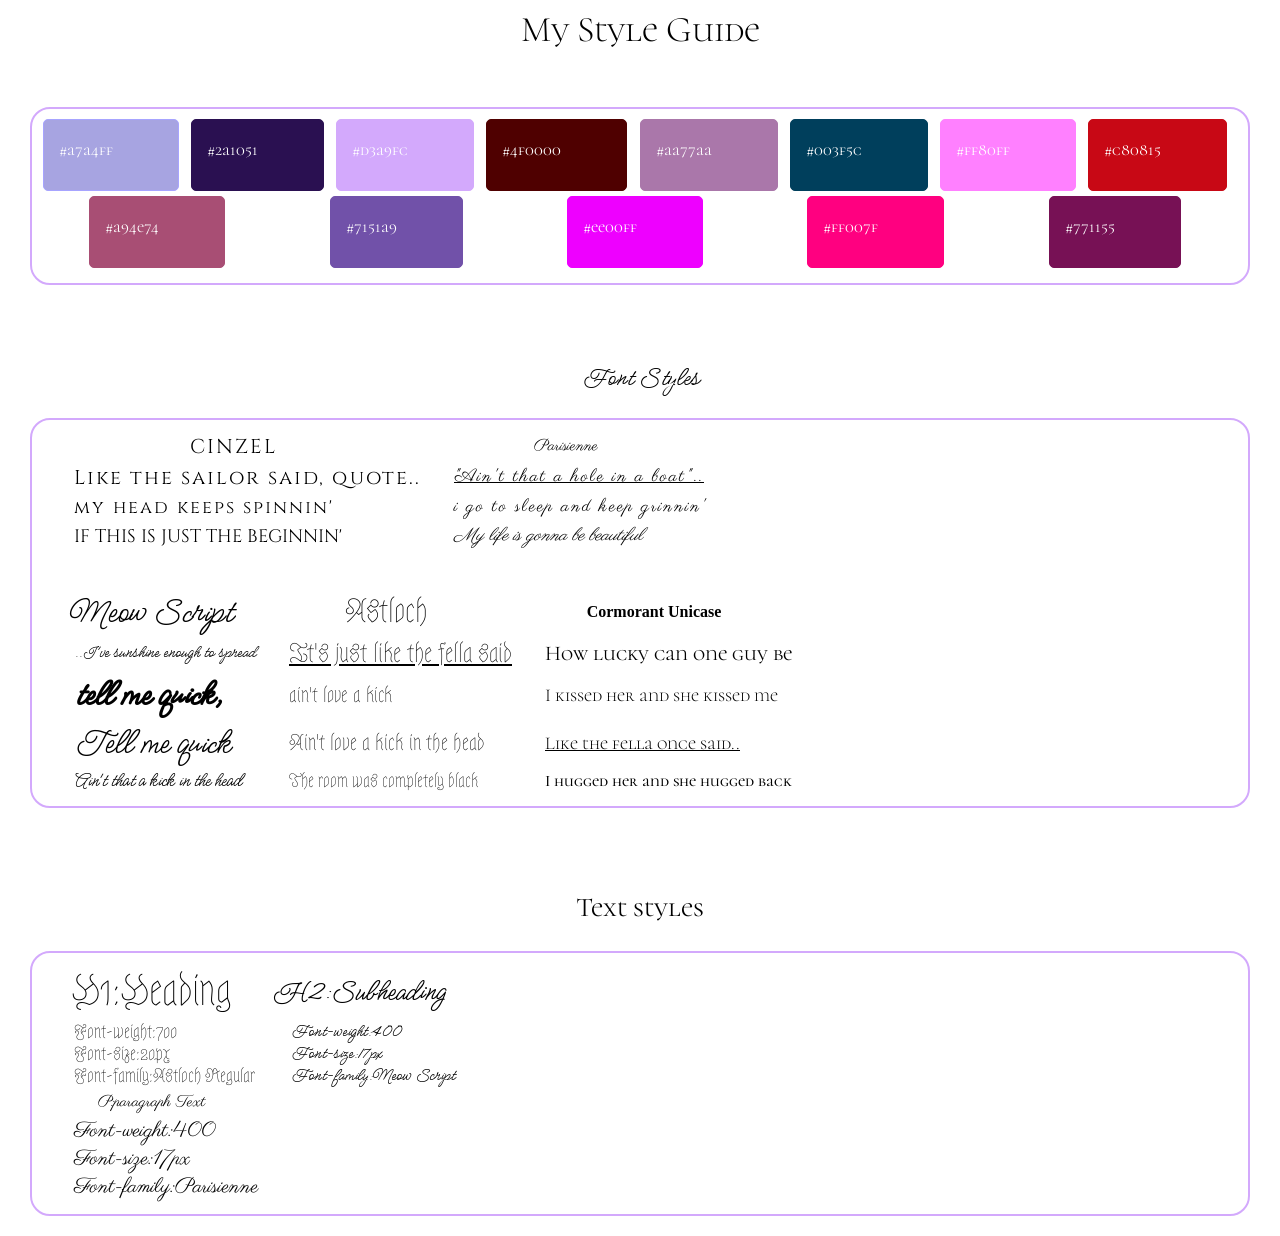
<file: index.html>
<!DOCTYPE html>
<html lang="en">
  <head>
    <meta charset="UTF-8">
    <meta name="viewport" content="width=device-width, initial-scale=1.0">
    <title>My Style Guide</title>
    <link href="./styles.css" type="text/css" rel="stylesheet">
    <link rel="preconnect" href="fonts.googleapis.com">
    <link rel="preconnect" href="https://fonts.gstatic.com" crossorigin >
    <link href="https://fonts.googleapis.com/css2?family=Astloch:wght@400;700&family= Cinzel:wght@400..900&family=Meow+Script&family=Parisienne&display=swap" rel="stylesheet">
    <link href="https://fonts.googleapis.com/css2?family=Cormorant+Unicase:wght@300;400;500;600;700&display=swap" rel="stylesheet">
    </head>
    <body>
      <header>My Style Guide</header>

      <br /><br />
      <section class="sections">
        <div class="colors">
                <div class="dice" id="color1">#a7a4ff</div>
                <div class="dice" id="color3">#2a1051</div>
                <div class="dice" id="color4">#d3a9fc</div>
                <div class="dice" id="color5">#4f0000</div>  
                <div class="dice" id="color2">#aa77aa</div>
                <div class="dice" id="color6">#003f5c</div>
                <div class="dice" id="color7">#ff80ff</div>
                <div class="dice" id="color8">#c80815</div>
                <div class="dice" id="color9">#a94e74</div>
                <div class="dice" id="color10">#7151a9</div>
                <div class="dice" id="color11">#ee00ff</div>
                <div class="dice" id="color12">#ff007f</div>
                <div class="dice" id="color13">#771155</div>
        </div>
    </section>
      <br /><br />
      <h2>Font Styles</h2>
    <section class="sections">
        <table>
          <colgroup>
          <col span="1" />
          <col span="1" />
          </colgroup>
          <thead>
            <tr>
              <th scope="col" class="cinz">CINZEL</th>
              <th scope="col" class="para">Parisienne</th>
            </tr>
           </thead>
           <tbody>
            <tr>
              <td scope="col" class="cinz">Like the sailor said, quote..</td>
              <td class="c"> "Ain't that a hole in a boat".. </td>
            </tr>
            <tr>
              <td class="b">My head keeps spinnin' </td>
              <td class="d"> I go to sleep and keep grinnin' </td>
             </tr>
             <tr> 
              <td class="g">If this is just the beginnin' </td>
              <td class="h">My life is gonna be beautiful</td>
              </tr>
             </tbody>
            </table>
            <br /><br />
  <table>
    <colgroup>
    <col span="1" />
    <col span="1" class="font8" />
    </colgroup>
    <thead>
      <tr>
        <th scope="col" class="meow-script-regular">Meow Script</th>
        <th scope="col" class="astloch-regular">Astloch</th><th scope="col" class="Cormorant-unicase">Cormorant Unicase</th>
      </tr>
      </thead>
      <tbody>
        <tr>
          <td scope="col" class="f">..I've sunshine enough to spread</td>
          <td scope="col" class="i">It's just like the fella said</td>
          <td class="cormorant-unicase1">How lucky can one guy be</td>
        </tr>
        <tr>
          <td class="j">Tell me quick, </td> <td class="k">ain't love a kick </td><td class="cormorant-unicase-light">I kissed her and she kissed me</td>
        </tr>
        <tr>
          <td class="e">Tell me quick</td><td class="astloch">Ain't love a kick in the head</td>
          <td class="cormorant-unicase2">Like the fella once said..</td>
        </tr>
        <tr><td class="l">Ain't that a kick in the head</td><td class="m">The room was completely black</td><td class="cormorant-unicase-medium">I hugged her and she hugged back</td>
        </tr>
      </tbody>
    </table>
  </section>

      <br /><br />
      <h3>Text styles</h3>
<section>
  <section class="sections">
    <table>
      <colgroup>
      <col span="1" class="text1" />
      <col span="1" class="text2" />
      </colgroup>
      <thead>
        <tr>
          <th scope="col" class="h1header">H1:Heading</th>
          <th scope="col" class="subtext">H2:Subheading</th>
        </tr>
      </thead>
      <tbody>
        <tr>
            <td scope="col" class="ast">Font-weight:700<br />Font-size:20px<br />Font-family:Astloch Regular</td>
          <td class="meow">Font-weight:400<br />Font-size:17px<br />Font-family:Meow Script</td>
        </tr>
        <tr>
          <th scope="row" class="para">P:paragraph Text</th>
        </tr>
        <tr>
          <td scope="col" class="parisienne-regular">Font-weight:400<br />Font-size:17px<br />Font-family:Parisienne</td>
        </tr>
        </tbody>
      </table>
      </section>
    </body>
</html>
</file>
<file: styles.css>
/*sections */

.sections {
  margin-top:20px;
  margin-bottom:20px;
  margin-left:20px;
  margin-right: 20px;
  border:2px solid #d3a9fc;
  padding-left:10px;
  padding-right:10px;
  padding-top:10px;
  padding-bottom: 10px;
  border-radius: 20px;
}

body {
  margin-left: 10px;
  margin-right: 10px;
}

/*headers and titles*/

.cinz {
  font-family: "Cinzel", serif;
  font-size: 20px;
  font-weight: 400;
  font-style: normal;
  letter-spacing: 2px;
}

header {
  font-family: "Cormorant Unicase", cursive;
  font-size: 36px;
  font-weight: 300;
  font-style: normal;
  text-align:center;
  left-spacing: 4px;
}

header:hover {
  padding: 4px 4px 4px 4px;
  background-color: #a7a4ff;
  border: 1px solid #a7a4ff;
  border-radius: 4px;
  color: white;
}  

.dice {
  padding-left: 15px;
  padding-top: 20px;
  padding-bottom: 30px;
  padding-right: 65px;
  margin-right: 10px;
  margin-bottom: 5px;
  border-radius: 5px;
}

h2 {
  font-family:"Meow Script", serif;
  font-size: 27px;
  font-weight:400;
  font-style: normal;
  text-align: center;
}

h2:hover {
  color: white;
  background-color: #ff8off;
  Padding: 3px 3px 3px 3px;
  border-radius: 4px;
}

h3 {
  font-family: "Cormorant Unicase", serif;
  font-size: 27px;
  font-weight: 400;
  font-style: normal;
  text-align: center;
}

/* colors styling */

div {
  font-family: "Cormorant Unicase";
  color: #ffffff;
  text-align: center;
}

.colors {
  display: inline-flex;
  flex-direction: row;
  flex-wrap: wrap;
  align-items: center;
  justify-content: space-around;
}

#color1 {
  display: block;
  border-left: 1px solid #a7a4ff;
  border-right: 1px solid #a7a4ff;
  border-top: 1px solid #a7a4ff;
  border-bottom: 1px solid #a7a4ff;
  background-color: rgb(167, 164, 225);
}

#color2 {
  display: block;
  border-left: 1px solid #aa77aa;
  border-right: 1px solid #aa77aa;
  border-top: 1px solid #aa77aa;
  border-bottom: 1px solid #aa77aa;
  background-color: rgba(170, 119, 170, 1.0);
}

#color3 {
  display: block;
  border-left: 1px solid #2a1051;
  border-right: 1px solid #2a1051;
  border-top: 1px solid #2a1051;
  border-bottom: 1px solid #2a1051;
  background-color: rgba(42, 16, 81, 1.0);
}

#color4 {
  display:block;
  border-left: 1px solid #d3a9fc;
  border-right: 1px solid #d3a9fc;
  border-top: 1px solid #d3a9fc;
  border-bottom: 1px solid #d3a9fc;
  background-color: rgba(211, 169, 252, 1.0);
}

#color5 {
  display: block;
  border-left: 1px solid #4f0000;
  border-right: 1px solid #4f0000;
  border-top: 1px solid #4f0000;
  border-bottom: 1px solid #4f0000;
  background-color: rgba(79, 0, 0, 1.0);
}

#color6 {
  display: block;
  border-left: 1px solid #003f5c;
  border-right: 1px solid #003f5c;
  border-top: 1px solid #003f5c;
  border-bottom: 1px solid #003f5c;
  background-color: rgba(0, 63, 92, 1.0);
}

#color7 {
  display: block;
  border-left: 1px solid #ff80ff;
  border-right: 1px solid #ff80ff;
  border-top: 1px solid #ff80ff;
  border-bottom: 1px solid #ff80ff;
  background-color: rgba(255, 128, 255, 1.0);
}

#color8 {
  display: block;
  border-left: 1px solid #c80815;
  border-right: 1px solid #c80815;
  border-top: 1px solid #c80815;
  border-bottom: 1px solid #c80815;
  background-color: rgba(200, 8, 21, 1.0);
}

#color9 {
  display: block;
  border-left: 1px solid #a94e74;
  border-right: 1px solid #a94e74;
  border-top: 1px solid #a94e74;
  border-bottom: 1px solid #a94e74;
  background-color: rgba(168, 78, 116, 1.0);
}

#color10 {
  display: block;
  border-left: 1px solid #7151a9;
  border-right: 1px solid #7151a9;
  border-top: 1px solid #7151a9;
  border-bottom: 1px solid #7151a9;
  background-color: rgba(113, 81, 169, 1.0);
}

#color11 {
  display: block;
  border-left: 1px solid #ee00ff;
  border-right: 1px solid #ee00ff;
  border-top: 1px solid #ee00ff;
  border-bottom: 1px solid #ee00ff;
  background-color: rgb(238, 0, 255);
}

#color12 {
  display: block;
  border-left: 1px solid #ff007f;
  border-right: 1px solid #ff007f;
  border-top: 1px solid #ff007f;
  border-bottom: 1px solid #ff007f;
  background-color: rgba(255, 0, 128, 1.0);
}

#color13 {
  display: block;
  border-left: 1px solid #771155;
  border-right: 1px solid #771155;
  border-top: 1px solid #771155;
  border-bottom: 1px solid #771155;
  background-color: rgba(119, 17, 85, 1.0);
}

/*font styles and font table styling */

.astloch-bold{
  font-family: "Astloch", system-ui;
  font-weight: 400;
  font-style: normal;
  font-size: 36px;
}

.font8 {
  padding-left: 20px;
  padding-bottom: 20px;
  padding-top: 20px;
  padding-right: 20px;
}

td {
  padding-left: 30px;
  padding-bottom: 10px'
}

.textstyles {
  font-family: "Engagement", cursive;
  font-weight: 100;
  font-size: 18px;
  font-style: normal;
}

.c {
  font-family: "Parisienne", serif;
  font-size: 18px;
  font-weight: 400;
  font-style: normal;
  letter-spacing: 2px;
  text-decoration: underline;
}

.b {
  font-family: "Cinzel", serif;
  font-size: 18px;
  font-weight: 400;
  font-style: normal;
  letter-spacing: 2px;
  text-transform: lowercase;
}

.d {
  font-family: "Parisienne", serif;
  font-size: 18px;
  font-weight: 400;
  font-style: normal;
  letter-spacing: 2px;
  text-transform: lowercase;
}

.meow-script-regular {
  font-family: "Meow Script";
  font-weight: 400;
  font-style: normal;
  font-size: 36px;
}

.e {
  font-family: "Meow Script", serif;
  font-size: 36px;
  font-weight: 300;
  font-style: normal;
}

.g {
  font-family: "Cinzel", serif;
  font-size: 18px;
  font-weight: 400;
  font-style: normal;
  text-transform: uppercase;
}

.h {
  font-family: "Parisienne", serif;
  font-size: 18px;
  font-weight: 300;
  font-style: italic;
}

.f {
  font-family: "Meow Script", serif;
  font-size: 18px;
  font-weight: 400;
  font-style: normal;
}
.i {
  font-family: "Astloch", serif;
  font-size: 25px;
  font-weight: 300;
  font-style: normal;
  text-decoration: underline;
}

.k {
  font-family: "Astloch", serif;
  font-size: 20px;
  font-weight: 400;
  font-style: normal;
}

.j {
  font-family: "Meow Script", serif;
  font-size: 37px;
  font-weight: 600;
  font-style: normal;
  text-transform: lowercase;
}

.Cormorant-Unicase {
  font-family: "Cormorant Unicase", serif;
  font-weight: 300;
  font-style: normal;
}

.cormorant-unicase1 {
  font-family: "Cormorant Unicase", serif;
  font-weight: 400;
  font-size: 21px;
  font-style: normal;
}

.cormorant-unicase-light {
  font-family: "Cormorant Unicase", serif;
  font-weight: 300;
  font-size: 18px;
  font-style: normal;
}
.cormorant-unicase2 {
  font-family: "Cormorant Unicase", serif;
  font-weight: 300;
  font-size: 18px;
  font-style: normal;
  text-decoration: underline;
}
.astloch-regular {
  font-family: "Astloch", system-ui;
  font-weight: 400;
  font-size: 31px;
  font-style: normal;
}
.astloch {
  font-family: "Astloch", system-ui;
  font-weight: 400;
  font-size: 21px;
  font-style: normal;
}
.l {
  font-family: "Meow Script", serif;
  font-weight: 300;
  font-size: 20px;
  font-style: normal;
}
.m {
  font-family: "Astloch", system-ui;
  font-weight: 300;
  font-size: 18px;
  font-style: normal;
}
.cormorant-unicase-medium {
  font-family: "Cormorant Unicase", serif;
  font-weight: 500;
  font-style: normal; 
}
/*text styles section */
.h1header {
  font-family: "Astloch", system-ui;
  font-weight: 400;
  font-size: 41px;
  font-style: bold;
}
.subtext {
  font-family: "Meow Script", serif;
  font-weight: 400;
  font-size: 31px;
  font-style: bold;
}
.ast{
  font-family: "Astloch", system-ui;
  font-weight: 400;
  font-size: 18px;
  font-style: normal;
}

.meow {
  font-family: "Meow Script", serif;
  font-weight: 400;
  font-size: 18px;
  font-style: normal;
}

.para {
  font-family: "Parisienne", sans-serif;
  font-weight: 400;
  font-style: normal;
}
.parisienne-regular {
  font-family: "Parisienne", sans-serif;
  font-weight: 400;
  font-size: 21px;
  font-style: normal;
}
</file>
